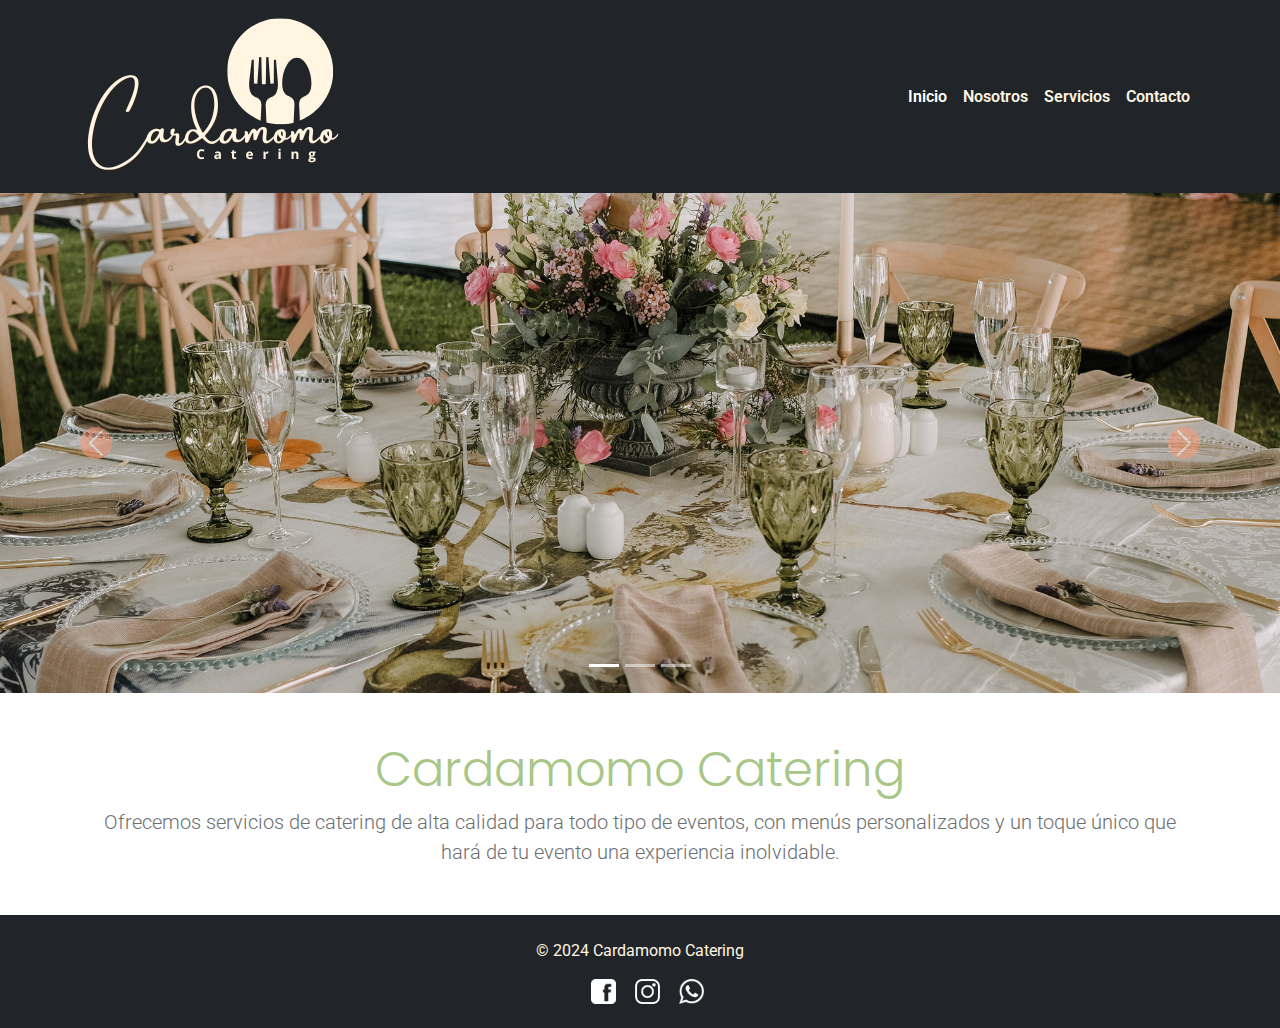
<file: index.html>
<!DOCTYPE html>
<html lang="es">
<head>
    <meta charset="UTF-8">
    <meta name="viewport" content="width=device-width, initial-scale=1.0">
    <title>Cardamomo</title>
    <link href="https://cdn.jsdelivr.net/npm/bootstrap@5.3.3/dist/css/bootstrap.min.css" rel="stylesheet">
    <link rel="stylesheet" href="style.css">
    <link rel="icon" href="img/icon.png" type="image/png">

</head>
<body>

    <!-- Navbar -->
    <nav class="navbar navbar-expand-lg navbar-dark bg-dark">
        <div class="container">
            <a class="navbar-brand" href="index.html">
                <img src="img/logo.png" alt="Logo"  class="logo">
            </a>
            <button class="navbar-toggler" type="button" data-bs-toggle="collapse" data-bs-target="#navbarNav" aria-controls="navbarNav" aria-expanded="false" aria-label="Toggle navigation">
                <span class="navbar-toggler-icon"></span>
            </button>
            <div class="collapse navbar-collapse" id="navbarNav">
                <ul class="navbar-nav ms-auto">
                    <li class="nav-item"><a class="nav-link active" href="#">Inicio</a></li>
                    <li class="nav-item"><a class="nav-link" href="nosotros.html">Nosotros</a></li>
                    <li class="nav-item"><a class="nav-link" href="servicios.html">Servicios</a></li>
                    <li class="nav-item"><a class="nav-link" href="contacto.html">Contacto</a></li>
                </ul>
            </div>
        </div>
    </nav>

    <!-- Carrusel de Imágenes -->
<div id="carouselExampleIndicators" class="carousel slide" data-bs-ride="carousel">
    <div class="carousel-indicators">
        <button type="button" data-bs-target="#carouselExampleIndicators" data-bs-slide-to="0" class="active" aria-current="true" aria-label="Slide 1"></button>
        <button type="button" data-bs-target="#carouselExampleIndicators" data-bs-slide-to="1" aria-label="Slide 2"></button>
        <button type="button" data-bs-target="#carouselExampleIndicators" data-bs-slide-to="2" aria-label="Slide 3"></button>
    </div>
    <div class="carousel-inner">
        <div class="carousel-item active">
            <img src="img/slide1.png" class="d-block w-100" alt="Imagen 1">
        </div>
        <div class="carousel-item">
            <img src="img/slide2.png" class="d-block w-100" alt="Imagen 2">
        </div>
        <div class="carousel-item">
            <img src="img/slide3.png" class="d-block w-100" alt="Imagen 3">
        </div>
    </div>
    <button class="carousel-control-prev" type="button" data-bs-target="#carouselExampleIndicators" data-bs-slide="prev">
        <span class="carousel-control-prev-icon" aria-hidden="true"></span>
        <span class="visually-hidden">Anterior</span>
    </button>
    <button class="carousel-control-next" type="button" data-bs-target="#carouselExampleIndicators" data-bs-slide="next">
        <span class="carousel-control-next-icon" aria-hidden="true"></span>
        <span class="visually-hidden">Siguiente</span>
    </button>
</div>

    <!-- Sección de Introducción -->
    <section class="container my-5 text-center">
        <h1 class="display-5">Cardamomo Catering</h1>
        <p class="lead">Ofrecemos servicios de catering de alta calidad para todo tipo de eventos, con menús personalizados y un toque único que hará de tu evento una experiencia inolvidable.</p>
    </section>

    <!-- Pie de Página -->
    <footer class="bg-dark text-light py-4">
        <div class="container text-center">
            <p>&copy; 2024 Cardamomo Catering</p>
            
                <a href="#"><img src="img/fb.png" width="25px" height="25px" class="logo"></a>
                <a href="#"><img src="img/insta.png" width="25px" height="25px" class="logo"></a>
                <a href="#"><img src="img/wsp.png" width="25px" height="25px" class="logo"></a>
           
        </div>
    </footer>

    
    <script src="https://cdn.jsdelivr.net/npm/bootstrap@5.3.3/dist/js/bootstrap.bundle.min.js"></script>
</body>
</html>
</file>
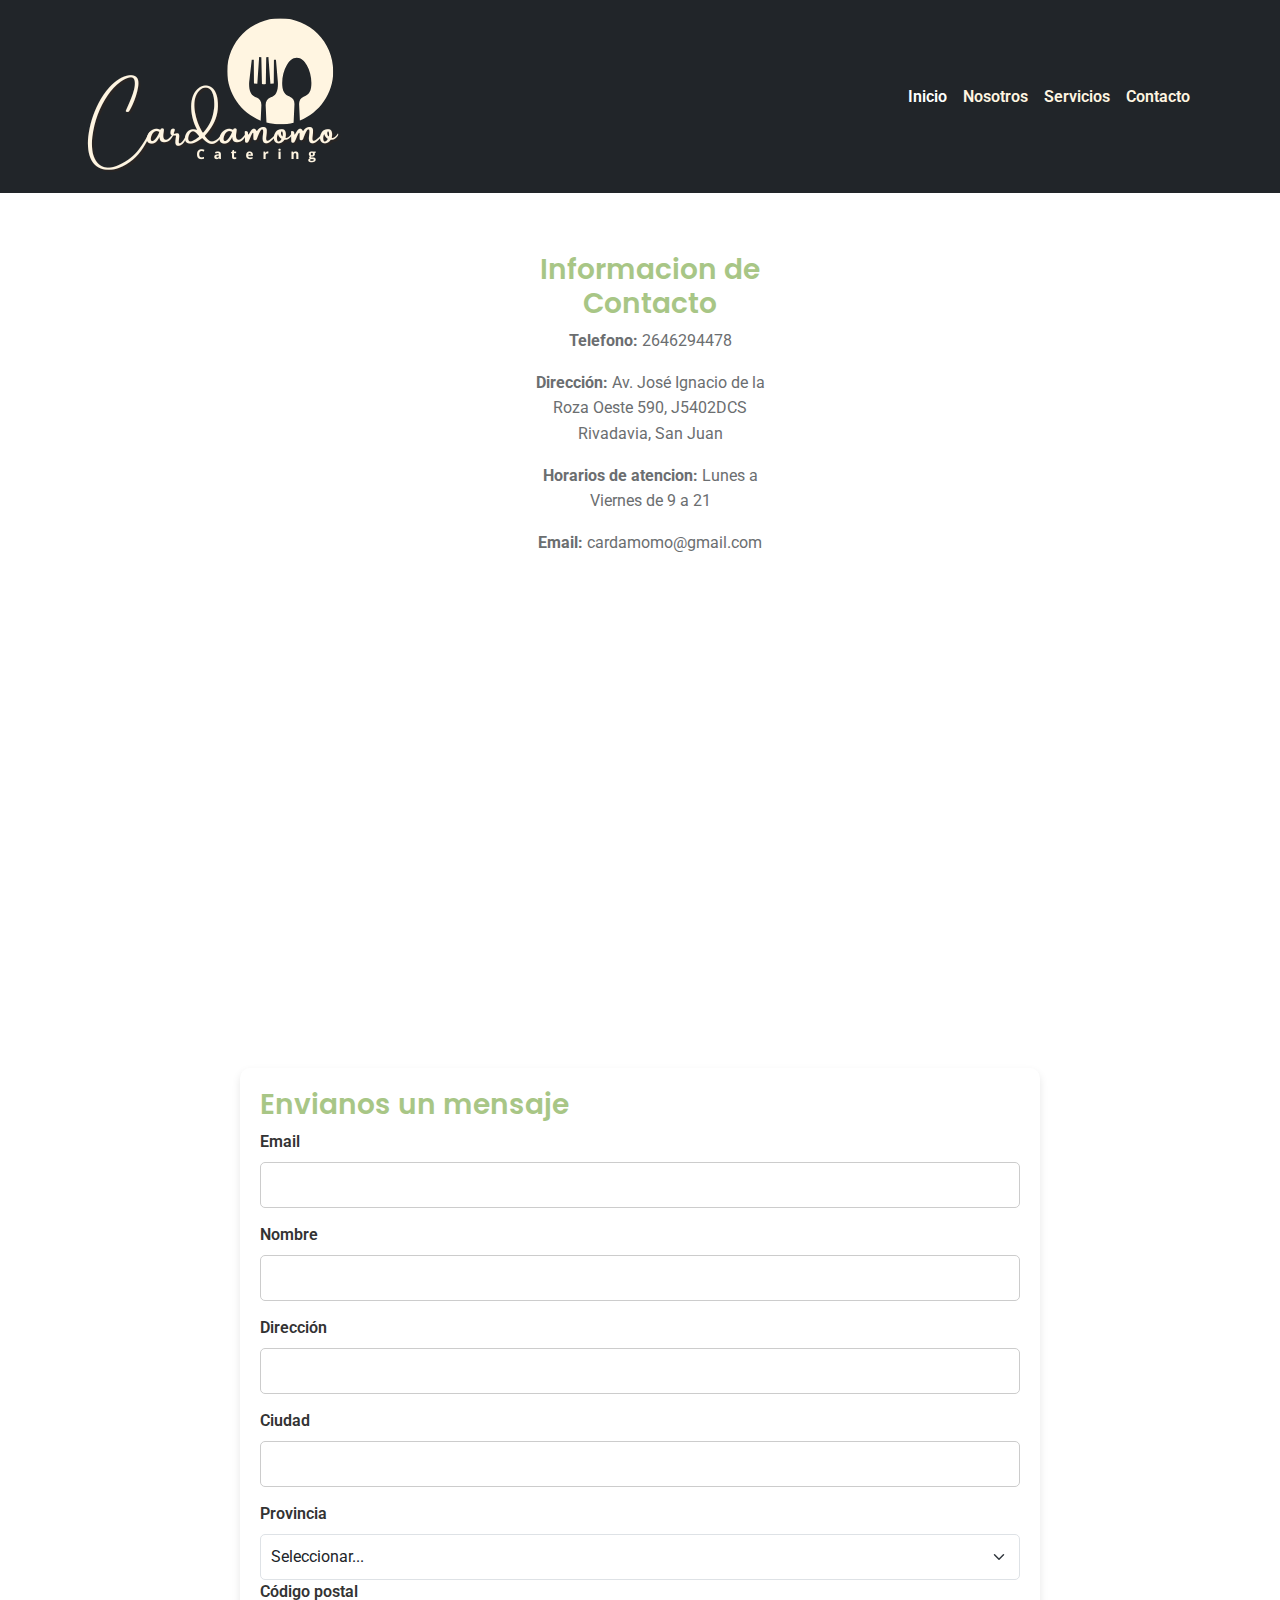
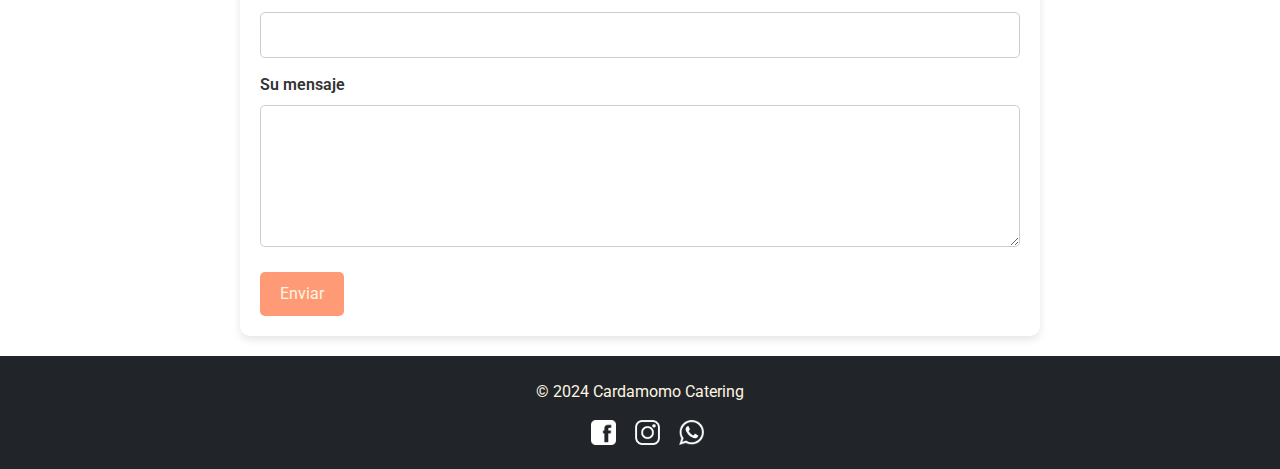
<file: contacto.html>
<!DOCTYPE html>
<html lang="es">
<head>
    <meta charset="UTF-8">
    <meta name="viewport" content="width=device-width, initial-scale=1.0">
    <title>Contacto - Cardamomo</title>
    <link href="https://cdn.jsdelivr.net/npm/bootstrap@5.3.3/dist/css/bootstrap.min.css" rel="stylesheet">
    <link rel="stylesheet" href="style.css">
    <link rel="icon" href="img/icon.png" type="image/png">

</head>
<body>
<!-- Navbar -->
<nav class="navbar navbar-expand-lg navbar-dark bg-dark">
    <div class="container">
        <a class="navbar-brand" href="index.html">
            <img src="img/logo.png" alt="Logo"  class="logo">
        </a>
        <button class="navbar-toggler" type="button" data-bs-toggle="collapse" data-bs-target="#navbarNav" aria-controls="navbarNav" aria-expanded="false" aria-label="Toggle navigation">
            <span class="navbar-toggler-icon"></span>
        </button>
        <div class="collapse navbar-collapse" id="navbarNav">
            <ul class="navbar-nav ms-auto">
                <li class="nav-item"><a class="nav-link active" href="index.html">Inicio</a></li>
                <li class="nav-item"><a class="nav-link" href="nosotros.html">Nosotros</a></li>
                <li class="nav-item"><a class="nav-link" href="servicios.html">Servicios</a></li>
                <li class="nav-item"><a class="nav-link" href="#">Contacto</a></li>
            </ul>
        </div>
    </div>
</nav>

<div class="infocontacto">
    <div class="textinfocontacto">
      <h3>Informacion de Contacto</h3>
        <p><b>Telefono:</b> 2646294478</p>
        <p><b>Dirección:</b> Av. José Ignacio de la Roza Oeste 590, J5402DCS Rivadavia, San Juan</p>
        <p><b>Horarios de atencion:</b> Lunes a Viernes de 9 a 21</p>
        <p><b>Email:</b> cardamomo@gmail.com</p>
      </div>
      <div><iframe src="https://www.google.com/maps/embed?pb=!1m14!1m8!1m3!1d13601.578991886921!2d-68.5766699!3d-31.5407795!3m2!1i1024!2i768!4f13.1!3m3!1m2!1s0x968140fec7a646bf%3A0x3d035727b2f6bed0!2sFacultad%20de%20Ciencias%20Exactas%2C%20F%C3%ADsicas%20y%20Naturales%20UNSJ!5e0!3m2!1ses-419!2sar!4v1732039753258!5m2!1ses-419!2sar" width="600" height="450" style="border:0;" allowfullscreen="" loading="lazy" referrerpolicy="no-referrer-when-downgrade"></iframe></div>
</div>

<div class="form-container">
    <form class="formulario">
      <h3>Envianos un mensaje</h3>
      <div class="mail">
        <label for="inputEmail4" class="form-label">Email</label><br>
        <input type="email" class="form-control" id="inputEmail4">
      </div>
      <div class="adress">
        <label for="inputAddress" class="form-label">Nombre</label><br>
        <input type="text" class="form-control" id="inputAddress">
      </div>
      <div class="adress">
        <label for="inputAddress2" class="form-label">Dirección</label><br>
        <input type="text" class="form-control" id="inputAddress2">
      </div>
      <div class="city">
        <label for="inputCity" class="form-label">Ciudad</label><br>
        <input type="text" class="form-control" id="inputCity">
      </div>
      <div class="province">
        <label for="inputState" class="form-label">Provincia</label><br>
        <select id="inputState" class="form-select">
          <option selected>Seleccionar...</option>
          <option>San Juan</option>
          <option>San Luis</option>
          <option>Mendoza</option>
          <option>Córdoba</option>
        </select>
      </div>
      <div class="cp">
        <label for="inputZip" class="form-label">Código postal</label><br>
        <input type="text" class="form-control" id="inputZip">
      </div>
      <div class="areatexto">
        <label for="exampleFormControlTextarea1" class="form-label">Su mensaje</label><br>
        <textarea class="form-control" id="exampleFormControlTextarea1" rows="5"></textarea>
      </div>
      <div class="col-12">
        <button type="submit" class="btn btn-primary">Enviar</button>
      </div>
    </form>
  </div>


     <!-- Pie de Página -->
     <footer class="bg-dark text-light py-4">
        <div class="container text-center">
            <p>&copy; 2024 Cardamomo Catering</p>
            <a href="#"><img src="img/fb.png" width="25px" height="25px" class="logo"></a>
            <a href="#"><img src="img/insta.png" width="25px" height="25px" class="logo"></a>
            <a href="#"><img src="img/wsp.png" width="25px" height="25px" class="logo"></a>
        </div>
    </footer>
    <script src="https://cdn.jsdelivr.net/npm/bootstrap@5.3.3/dist/js/bootstrap.bundle.min.js"></script>
</body>
</file>
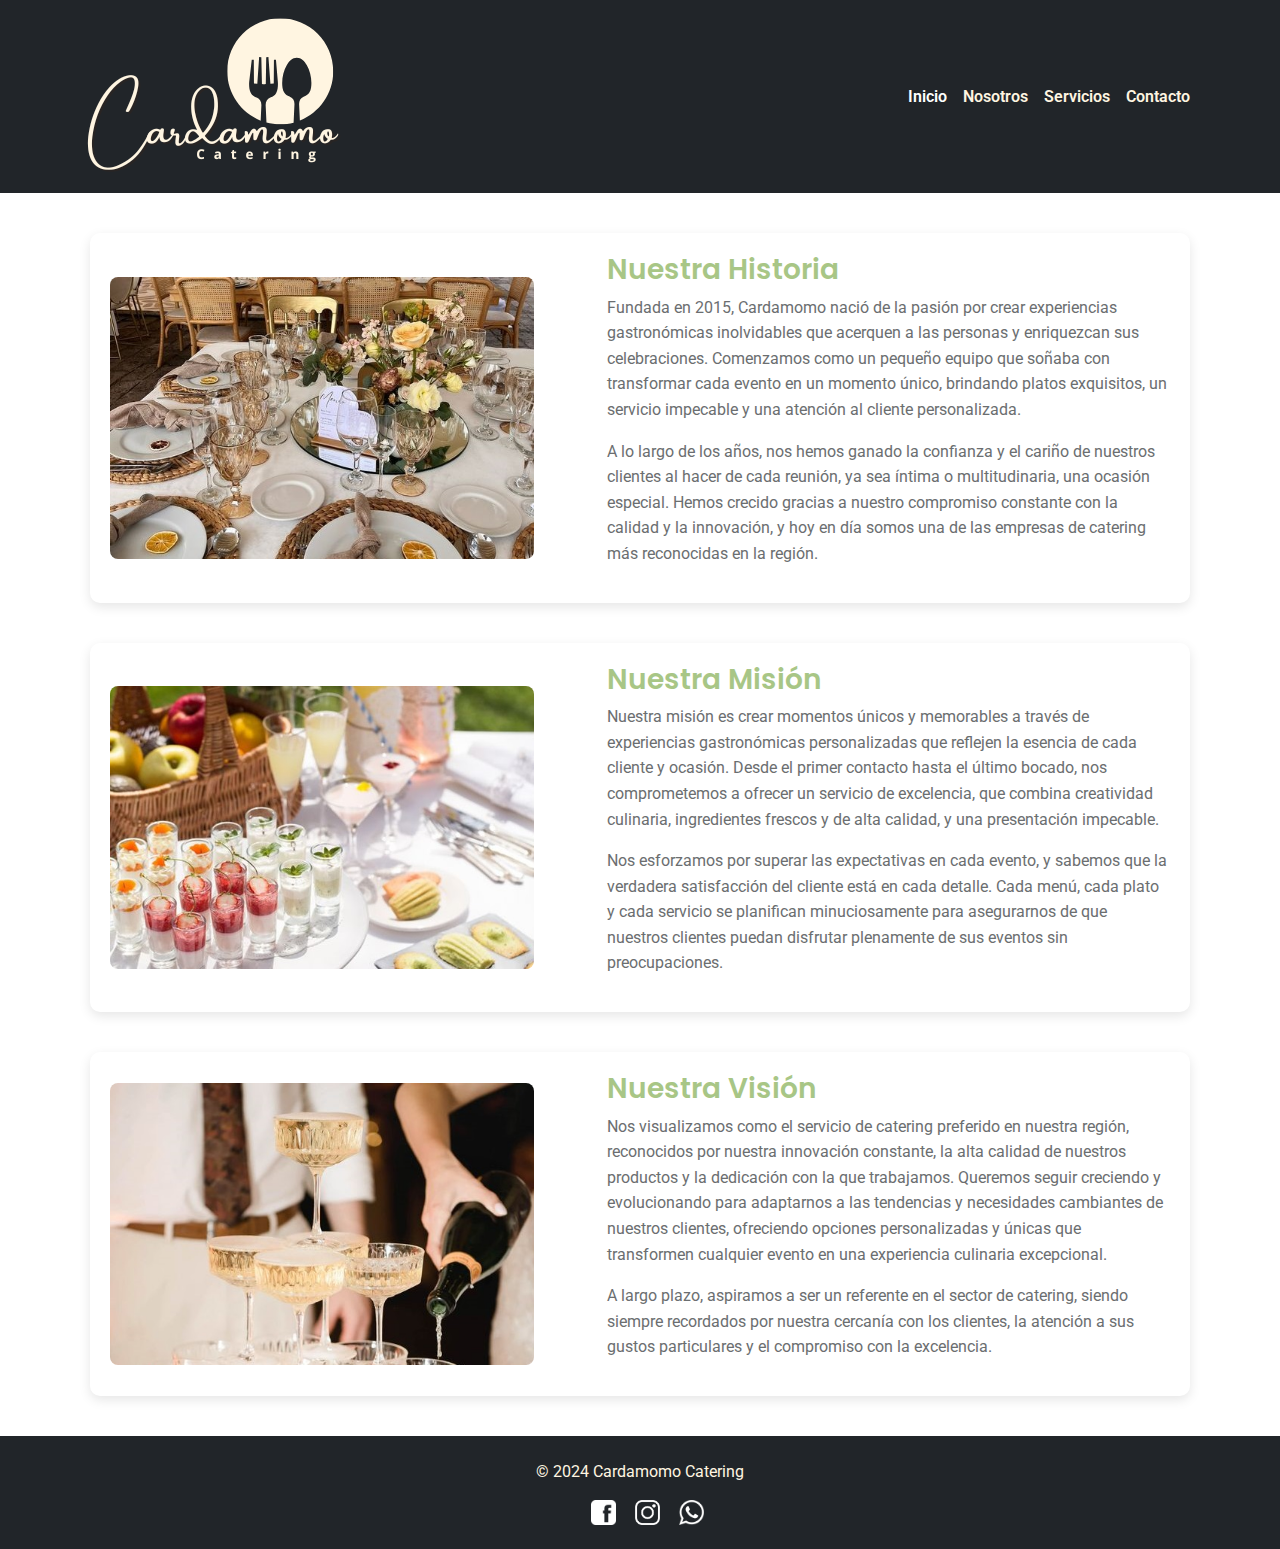
<file: nosotros.html>
<!DOCTYPE html>
<html lang="es">
<head>
    <meta charset="UTF-8">
    <meta name="viewport" content="width=device-width, initial-scale=1.0">
    <title>Nosotros - Cardamomo</title>
    <link href="https://cdn.jsdelivr.net/npm/bootstrap@5.3.3/dist/css/bootstrap.min.css" rel="stylesheet">
    <link rel="stylesheet" href="style.css">
    <link rel="icon" href="img/icon.png" type="image/png">
 
</head>
<body>

    <!-- Navbar -->
<nav class="navbar navbar-expand-lg navbar-dark bg-dark">
    <div class="container">
        <a class="navbar-brand" href="index.html">
            <img src="img/logo.png" alt="Logo"  class="logo">
        </a>
        <button class="navbar-toggler" type="button" data-bs-toggle="collapse" data-bs-target="#navbarNav" aria-controls="navbarNav" aria-expanded="false" aria-label="Toggle navigation">
            <span class="navbar-toggler-icon"></span>
        </button>
        <div class="collapse navbar-collapse" id="navbarNav">
            <ul class="navbar-nav ms-auto">
                <li class="nav-item"><a class="nav-link active" href="index.html">Inicio</a></li>
                <li class="nav-item"><a class="nav-link" href="#">Nosotros</a></li>
                <li class="nav-item"><a class="nav-link" href="servicios.html">Servicios</a></li>
                <li class="nav-item"><a class="nav-link" href="contacto.html">Contacto</a></li>
            </ul>
            
        </div>
        
    </div>
    
</nav>
<div class="serviciobox">
    <img class="servicio" src="img/slide.jpg">
      <div class="textoservicio">
        <h3>Nuestra Historia</h3>
          <p>Fundada en 2015, Cardamomo nació de la pasión por crear experiencias gastronómicas inolvidables que acerquen a las personas y enriquezcan sus celebraciones. Comenzamos como un pequeño equipo que soñaba con transformar cada evento en un momento único, brindando platos exquisitos, un servicio impecable y una atención al cliente personalizada.</p>
          <p>A lo largo de los años, nos hemos ganado la confianza y el cariño de nuestros clientes al hacer de cada reunión, ya sea íntima o multitudinaria, una ocasión especial. Hemos crecido gracias a nuestro compromiso constante con la calidad y la innovación, y hoy en día somos una de las empresas de catering más reconocidas en la región. </div>
   </div>

   <div class="serviciobox">
    <img class="servicio" src="img/slide2.jpg">
      <div class="textoservicio">
        <h3>Nuestra Misión</h3>
    <p>Nuestra misión es crear momentos únicos y memorables a través de experiencias gastronómicas personalizadas que reflejen la esencia de cada cliente y ocasión. Desde el primer contacto hasta el último bocado, nos comprometemos a ofrecer un servicio de excelencia, que combina creatividad culinaria, ingredientes frescos y de alta calidad, y una presentación impecable.</p>
    <p>Nos esforzamos por superar las expectativas en cada evento, y sabemos que la verdadera satisfacción del cliente está en cada detalle. Cada menú, cada plato y cada servicio se planifican minuciosamente para asegurarnos de que nuestros clientes puedan disfrutar plenamente de sus eventos sin preocupaciones.</p>
    
       </div>
   </div>

   <div class="serviciobox">
    <img class="servicio" src="img/slide3.jpg">
      <div class="textoservicio">
        <h3>Nuestra Visión</h3>
    <p>Nos visualizamos como el servicio de catering preferido en nuestra región, reconocidos por nuestra innovación constante, la alta calidad de nuestros productos y la dedicación con la que trabajamos. Queremos seguir creciendo y evolucionando para adaptarnos a las tendencias y necesidades cambiantes de nuestros clientes, ofreciendo opciones personalizadas y únicas que transformen cualquier evento en una experiencia culinaria excepcional.</p>
    <p>A largo plazo, aspiramos a ser un referente en el sector de catering, siendo siempre recordados por nuestra cercanía con los clientes, la atención a sus gustos particulares y el compromiso con la excelencia. </p>
    
       </div>
   </div> 
   
 <!-- Pie de Página -->
 <footer class="bg-dark text-light py-4">
    <div class="container text-center">
        <p>&copy; 2024 Cardamomo Catering</p>
       
             <a href="#"><img src="img/fb.png" width="25px" height="25px" class="logo"></a>
                <a href="#"><img src="img/insta.png" width="25px" height="25px" class="logo"></a>
                <a href="#"><img src="img/wsp.png" width="25px" height="25px" class="logo"></a>
    </div>
</footer>
<script src="https://cdn.jsdelivr.net/npm/bootstrap@5.3.3/dist/js/bootstrap.bundle.min.js"></script>
</body>
</file>
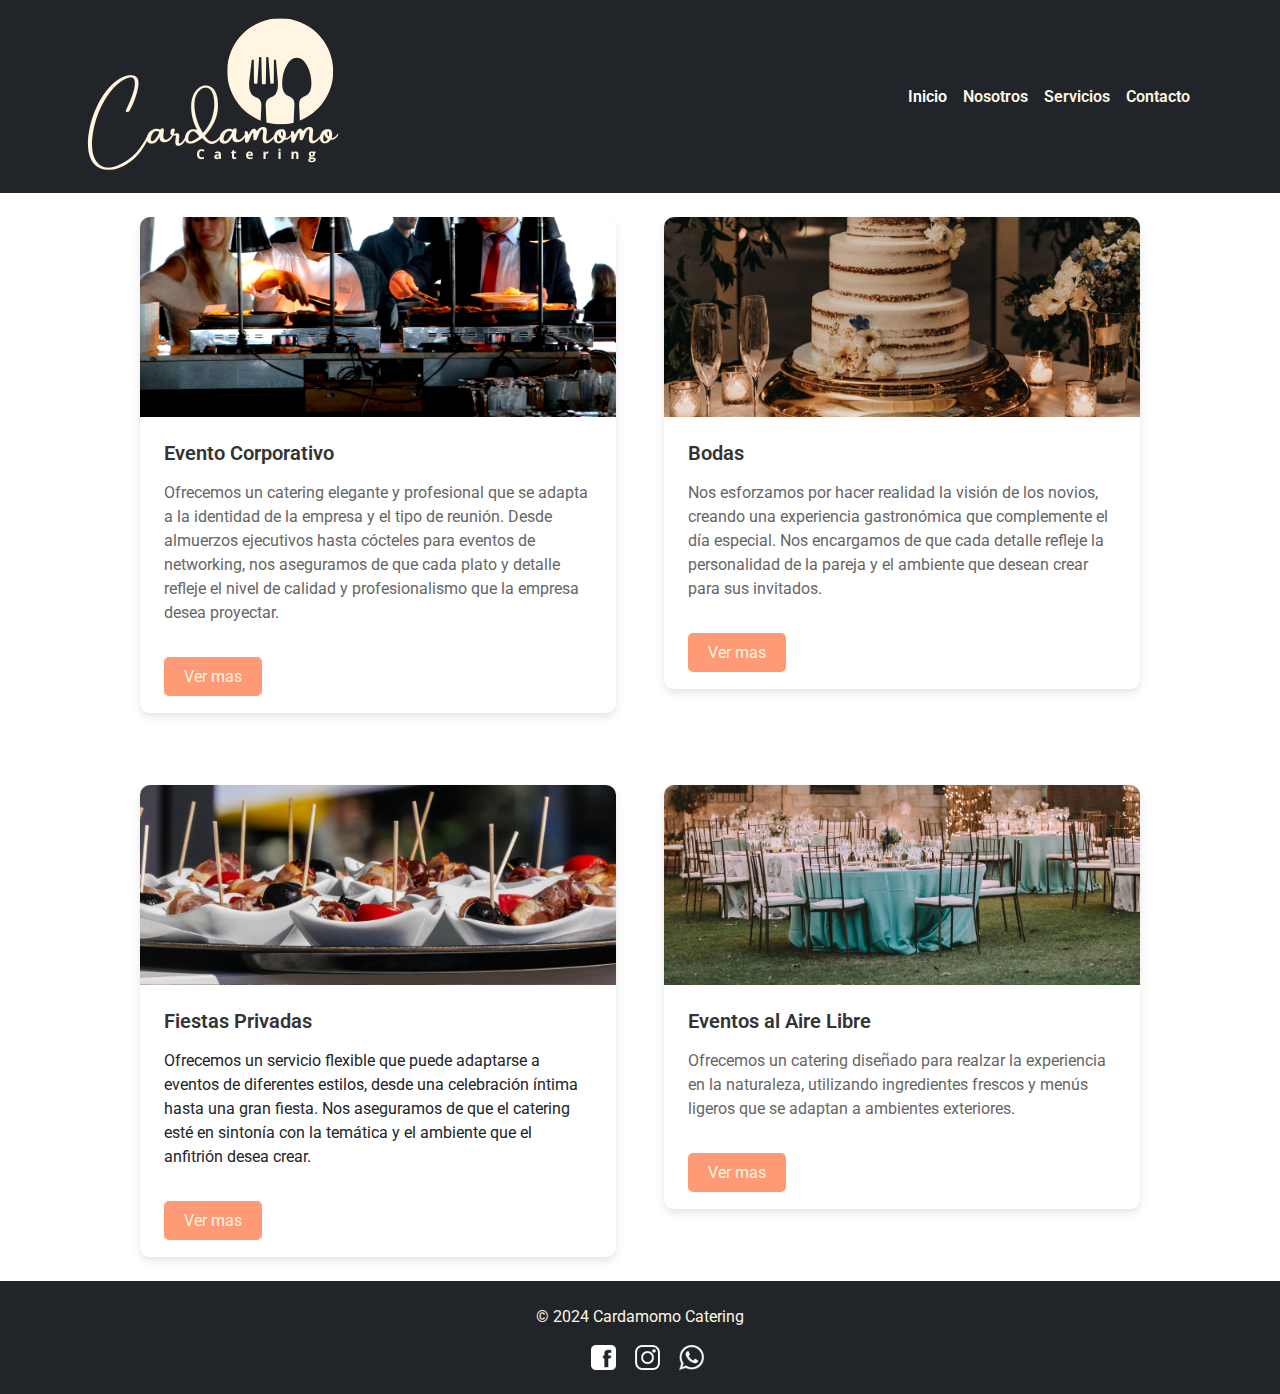
<file: servicios.html>
<!DOCTYPE html>
<html lang="es">
<head>
    <meta charset="UTF-8">
    <meta name="viewport" content="width=device-width, initial-scale=1.0">
    <title>Servicios - Cardamomo</title>
    <link href="https://cdn.jsdelivr.net/npm/bootstrap@5.3.3/dist/css/bootstrap.min.css" rel="stylesheet">
    <link rel="stylesheet" href="style.css">
    <link rel="icon" href="img/icon.png" type="image/png">


</head>
<body>


<nav class="navbar navbar-expand-lg navbar-dark bg-dark">
    <div class="container">
        <a class="navbar-brand" href="#">
            <img src="img/logo.png" alt="Logo"  class="logo">
        </a>
        <button class="navbar-toggler" type="button" data-bs-toggle="collapse" data-bs-target="#navbarNav" aria-controls="navbarNav" aria-expanded="false" aria-label="Toggle navigation">
            <span class="navbar-toggler-icon"></span>
        </button>
        <div class="collapse navbar-collapse" id="navbarNav">
            <ul class="navbar-nav ms-auto">
                <li class="nav-item"><a class="nav-link active" href="index.html">Inicio</a></li>
                <li class="nav-item"><a class="nav-link" href="nosotros.html">Nosotros</a></li>
                <li class="nav-item"><a class="nav-link" href="#">Servicios</a></li>
                <li class="nav-item"><a class="nav-link" href="contacto.html">Contacto</a></li>
            </ul>
        </div>
    </div>
</nav>


<div class="row row-cols-1 row-cols-md-2 g-4">
    <div class="col">
      <div class="card">
        <img src="img/corporativo.png" class="card-img-top" alt="corporativo">
        <div class="card-body">
          <h5 class="card-title">Evento Corporativo</h5>
          <p class="card-text">Ofrecemos un catering elegante y profesional que se adapta a la identidad de la empresa y el tipo de reunión.
             Desde almuerzos ejecutivos hasta cócteles para eventos de networking, nos aseguramos de que cada plato y detalle refleje el nivel de calidad y profesionalismo que la empresa desea proyectar.</p>
             <br>
             <a class="vermas" href="vermas.html">Ver mas</a></div>
      </div>
    </div>
    <div class="col">
      <div class="card">
        <img src="img/boda.png" class="card-img-top" alt="boda">
        <div class="card-body">
          <h5 class="card-title">Bodas</h5>
          <p class="card-text">Nos esforzamos por hacer realidad la visión de los novios, creando una experiencia gastronómica que complemente el día especial.
             Nos encargamos de que cada detalle refleje la personalidad de la pareja y el ambiente que desean crear para sus invitados.</p><br>
            <a class="vermas" href="vermas.html" target="_blank">Ver mas</a>
        </div>
      </div>
    </div>
    <div class="col">
      <div class="card">
        <img src="img/fiestas.png" class="card-img-top" alt="fiestas">
        <div class="card-body">
          <h5 class="card-title">Fiestas Privadas</h5>
          <p> Ofrecemos un servicio flexible que puede adaptarse a eventos de diferentes estilos, desde una celebración íntima hasta una gran fiesta.
             Nos aseguramos de que el catering esté en sintonía con la temática y el ambiente que el anfitrión desea crear.</p><br>
             <a class="vermas" href="vermas.html" target="_blank">Ver mas</a>
        </div>
      </div>
    </div>
    <div class="col">
      <div class="card">
        <img src="img/airelibre.png" class="card-img-top" alt="airelibre">
        <div class="card-body">
          <h5 class="card-title">Eventos al Aire Libre</h5>
          <p class="card-text">Ofrecemos un catering diseñado para realzar la experiencia en la naturaleza, utilizando ingredientes frescos y menús ligeros que se adaptan a ambientes exteriores. </p><br>
          <a class="vermas" href="vermas.html" target="_blank">Ver mas</a>
        </div>
      </div>
    </div>
  </div>

 

  <footer class="bg-dark text-light py-4">
    <div class="container text-center">
        <p>&copy; 2024 Cardamomo Catering</p>
        <a href="#"><img src="img/fb.png" width="25px" height="25px" class="logo"></a>
                <a href="#"><img src="img/insta.png" width="25px" height="25px" class="logo"></a>
                <a href="#"><img src="img/wsp.png" width="25px" height="25px" class="logo"></a>
    </div>
</footer>
<script src="https://cdn.jsdelivr.net/npm/bootstrap@5.3.3/dist/js/bootstrap.bundle.min.js"></script>
</body>
</file>
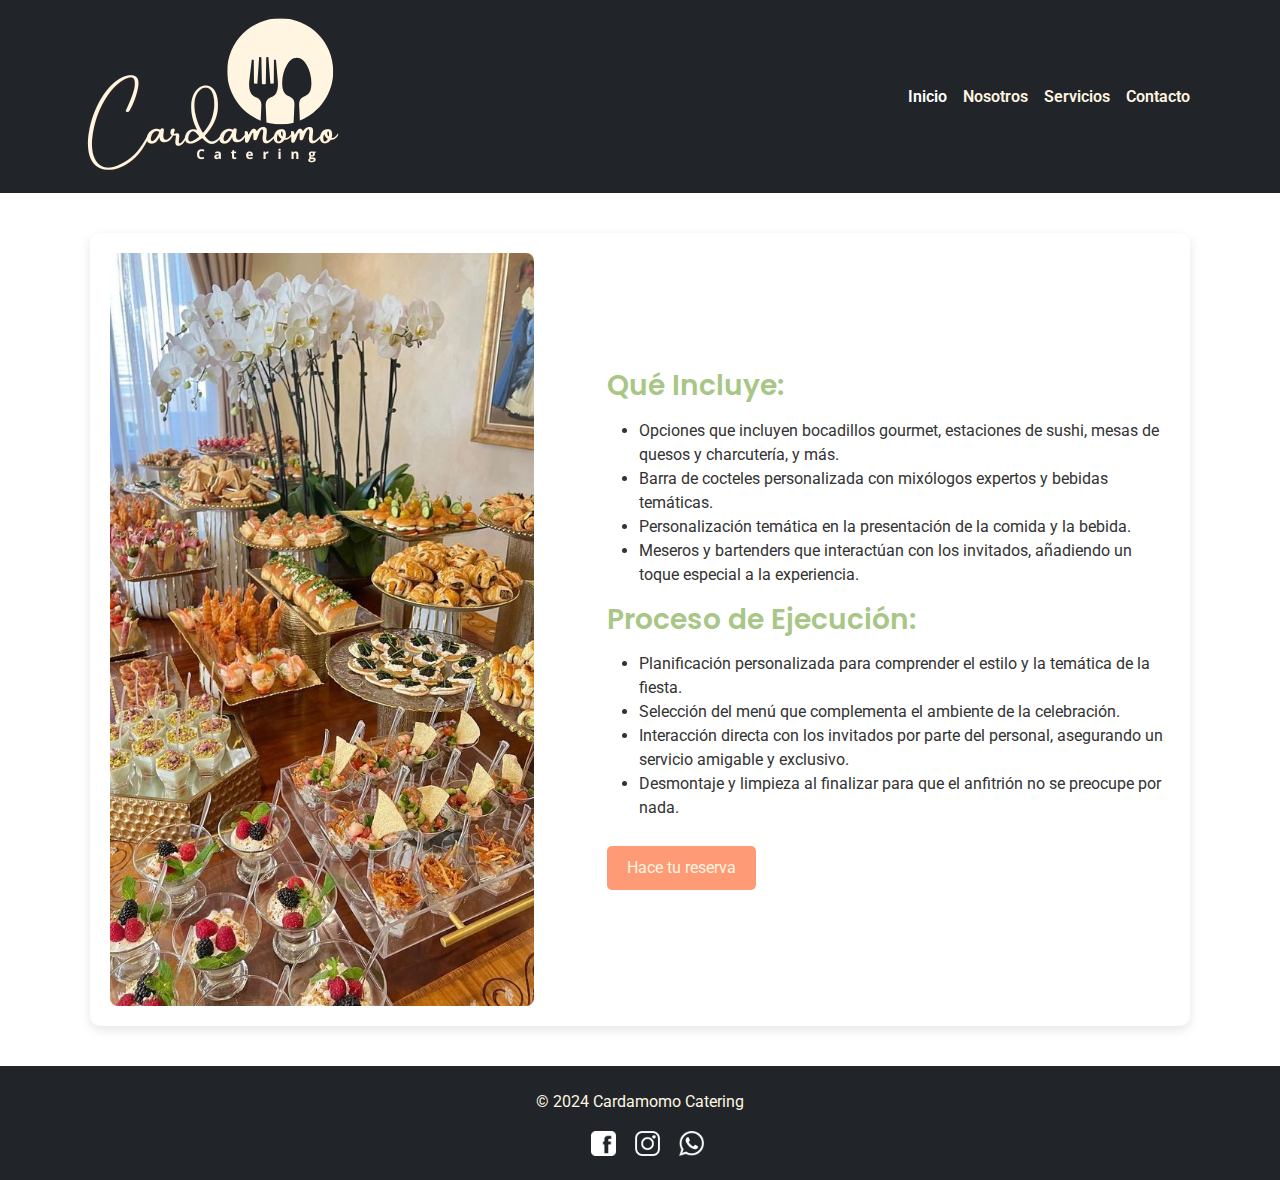
<file: vermas.html>
<!DOCTYPE html>
<html lang="es">
<head>
    <meta charset="UTF-8">
    <meta name="viewport" content="width=device-width, initial-scale=1.0">
    <title>Mas info - Cardamomo</title>
    <link href="https://cdn.jsdelivr.net/npm/bootstrap@5.3.3/dist/css/bootstrap.min.css" rel="stylesheet">
    <link rel="stylesheet" href="style.css">
    <link rel="icon" href="img/icon.png" type="image/png">

</head>
<body>
    <nav class="navbar navbar-expand-lg navbar-dark bg-dark">
        <div class="container">
            <a class="navbar-brand" href="index.html">
                <img src="img/logo.png" alt="Logo"  class="logo">
            </a>
            <button class="navbar-toggler" type="button" data-bs-toggle="collapse" data-bs-target="#navbarNav" aria-controls="navbarNav" aria-expanded="false" aria-label="Toggle navigation">
                <span class="navbar-toggler-icon"></span>
            </button>
            <div class="collapse navbar-collapse" id="navbarNav">
                <ul class="navbar-nav ms-auto">
                    <li class="nav-item"><a class="nav-link active" href="index.html">Inicio</a></li>
                    <li class="nav-item"><a class="nav-link" href="nosotros.html">Nosotros</a></li>
                    <li class="nav-item"><a class="nav-link" href="servicios.html">Servicios</a></li>
                    <li class="nav-item"><a class="nav-link" href="contacto.html">Contacto</a></li>
                </ul>
            </div>
        </div>
    </nav>


<div class="serviciobox">
 <img class="servicio" src="img/servicio.jpg">
   <div class="textoservicio"><h3>Qué Incluye:</h3>
    <p><ul>
    <li>Opciones que incluyen bocadillos gourmet, estaciones de sushi, mesas de quesos y charcutería, y más.</li>
    <li>Barra de cocteles personalizada con mixólogos expertos y bebidas temáticas.</li>
    <li>Personalización temática en la presentación de la comida y la bebida.</li>
    <li>Meseros y bartenders que interactúan con los invitados, añadiendo un toque especial a la experiencia.</li>
    </ul></p>
    
    <h3>Proceso de Ejecución:</h3>
    
    <p><ul><li>Planificación personalizada para comprender el estilo y la temática de la fiesta.</li>
    <li> Selección del menú que complementa el ambiente de la celebración.</li>
    <li>Interacción directa con los invitados por parte del personal, asegurando un servicio amigable y exclusivo.</li>
    <li>Desmontaje y limpieza al finalizar para que el anfitrión no se preocupe por nada.</li>
     </ul></p>

         <!-- Button trigger modal -->
<button type="button" class="btn btn-primary" data-bs-toggle="modal" data-bs-target="#exampleModal">
  Hace tu reserva
</button>
<!-- Modal -->
 <!-- Scrollable modal -->
<div class="modal-dialog modal-dialog-scrollable">
<div class="modal fade" id="exampleModal" tabindex="-1" aria-labelledby="exampleModalLabel" aria-hidden="true">
  <div class="modal-dialog">
    <div class="modal-content">
      <div class="modal-header">
        <h1 class="modal-titlefs-5" id="exampleModalLabel">Hace tu reserva</h1>
        <button type="button" class="btn-close" data-bs-dismiss="modal" aria-label="Close"></button>
      </div>
      <div class="modal-body">
        <div class="form-container">
          <form class="formulario">
            <div class="mail">
              <label for="inputEmail4" class="form-label">Email</label><br>
              <input type="email" class="form-control" id="inputEmail4">
            </div>
            <div class="adress">
              <label for="inputAddress" class="form-label">Nombre</label><br>
              <input type="text" class="form-control" id="inputAddress">
            </div>
            <div class="adress">
              <label for="inputAddress2" class="form-label">Fecha</label><br>
              <input type="date" class="form-control" id="inputAddress2">
            </div>
            <div class="city">
              <label for="inputCity" class="form-label">Direccion</label><br>
              <input type="text" class="form-control" id="inputCity">
            </div>
            <div class="province">
              <label for="inputState" class="form-label">Seleccione tipo de evento</label><br>
              <select id="inputState" class="form-select">
                <option selected>Seleccionar...</option>
                <option>Eventos al aire libre</option>
                <option>Boda</option>
                <option>Ejecutivo</option>
                <option>Fiesta privada</option>
              </select>
            </div>
            <div class="areatexto">
              <label for="exampleFormControlTextarea1" class="form-label">Observaciones</label><br>
              <textarea class="form-control" id="exampleFormControlTextarea1" rows="5"></textarea>
            </div>
          </form>
        </div>
      </div>
      <div class="modal-footer">
        <button type="button" class="btnbtn-secondary" data-bs-dismiss="modal">Cancelar</button>
        <button type="button" class="btn btn-primary">Reservar</button>
      </div>
    </div>
  </div>
</div>
</div>
    </div>

</div>


  <!-- Pie de Página -->
  <footer class="bg-dark text-light py-4">
    <div class="container text-center">
        <p>&copy; 2024 Cardamomo Catering</p>
        <a href="#"><img src="img/fb.png" width="25px" height="25px" class="logo"></a>
                <a href="#"><img src="img/insta.png" width="25px" height="25px" class="logo"></a>
                <a href="#"><img src="img/wsp.png" width="25px" height="25px" class="logo"></a>
    </div>
</footer>
<script src="https://cdn.jsdelivr.net/npm/bootstrap@5.3.3/dist/js/bootstrap.bundle.min.js"></script>
</body>
</file>
<file: style.css>
@import url('https://fonts.googleapis.com/css2?family=Poppins:wght@400;600&family=Roboto:wght@400;700&display=swap');


body {
    font-family: 'Roboto', sans-serif;
    color: #333;
}

h1, h2, h3, .navbar-brand {
    font-family: 'Poppins', sans-serif;
}


.navbar {
    background-color: #333;
}

.navbar-brand img {
    margin-right: 8px;
}

.navbar-nav .nav-link {
    color: #FFF5E1; 
    font-weight: 600;
}

.navbar-nav .nav-link:hover {
    color: #A8C686; 
}


.carousel-item img {
    height: 500px;
    object-fit: cover;
}

.carousel-control-prev-icon,
.carousel-control-next-icon {
    background-color: #FF9A76; 
    border-radius: 50%;
}


section h1 {
    color: #A8C686; 
    font-weight: 600;
}

section p {
    color: #6B6E70; 
}


.btn-primary {
    background-color: #FF9A76; 
    border: none;
}

.btn-primary:hover {
    background-color: #ff784e; 
}


footer {
    background-color: #333;
}

footer p, footer a {
    color: #FFF5E1; 
}

footer a:hover {
    color: #FF9A76; 
}

footer img{margin-left: 15px;
}

@media (max-width: 768px) {
    .carousel-item img {
        height: 300px;
    }
}


.form-container {
    display: flex;
    justify-content: center;
    align-items: center;
    padding: 20px;
}


form {
    max-width: 800px;
    width: 100%;
    background-color: #ffffff;
    padding: 20px;
    border-radius: 10px;
    box-shadow: 0 4px 8px rgba(0, 0, 0, 0.1);
}


.form-label {
    font-weight: 600;
    color: #333;
}


.form-control {
    border-radius: 5px;
    border: 1px solid #ccc;
    padding: 10px;
    margin-bottom: 15px;
    width: 100%; 
    box-sizing: border-box; 
}

.form-select {
    border-radius: 5px;
    padding: 10px;
    width: 100%; 
    box-sizing: border-box;
}

textarea.form-control {
    resize: vertical;
    width: 100%;
}


.btn-primary, .vermas{
    background-color: #FF9A76;
    color: #FFF5E1;
    border: none;
    padding: 10px 20px;
    font-size: 16px;
    border-radius: 5px;
    cursor: pointer;
    text-decoration: none;
    margin-top: 10px;
}

.btn-primary:hover, .vermas:hover {
    background-color: #ff784e; 
}

.btnbtn-secondary{
    background-color: #333;
    color: #fff;
    border: none;
    padding: 10px 20px;
    font-size: 16px;
    border-radius: 5px;
    cursor: pointer;
    text-decoration: none;
    margin-top: 10px;
}


.row {
    display: flex;
    flex-wrap: wrap;
    gap: 1.5rem;
    margin-left: 10%;
    margin-right: 10%;
    margin-top: 0;
    margin-bottom: 0;
  }
  

  .col {
    flex: 1 1 calc(50% - 1.5rem); 
    margin-bottom: 1.5rem;
  }
  
  .card {
    border: none;
    border-radius: 10px;
    box-shadow: 0 4px 8px rgba(0, 0, 0, 0.1);
    overflow: hidden;
    background-color: #fff;
    transition: transform 0.3s ease-in-out, box-shadow 0.3s ease-in-out;

  }

  .card:hover {
    transform: translateY(-5px);
    box-shadow: 0 8px 16px rgba(0, 0, 0, 0.2);
  }
  

  .card-img-top {
    width: 100%;
    height: 200px;
    object-fit: cover;
    transition: transform 0.3s ease-in-out;
  }
  

  .card:hover .card-img-top {
    transform: scale(1.05);
  }
  
 
  .card-body {
    padding: 1.5rem;
  }
  

  .card-title {
    font-size: 1.25rem;
    font-weight: 600;
    margin-bottom: 1rem;
    color: #333;
  }
  
 
  .card-text {
    font-size: 1rem;
    color: #666;
    line-height: 1.5;
  }
   
 
  
 
  @media (max-width: 768px) {
    .col {
      flex: 1 1 100%;
    }
  }

  

 .serviciobox{
    display: flex;
    justify-content: space-between;
    align-items: center;
    background-color: #fff;
    border-radius: 10px;
    box-shadow: 0 4px 12px rgba(0, 0, 0, 0.1);
    padding: 20px;
    margin: 40px auto;
    max-width: 1100px; 
    width: 90%; 
}
.infocontacto{
    align-items: center;
    padding: 20px;
    margin: 25px auto;
    max-width: 1100px; 
    width: 90%; 
}



.servicio, .infocontacto {
    width: 40%;
    height: auto;
    object-fit: cover;
    border-radius: 8px;
}
.infocontacto, .textinfocontacto {
    align-content: center;
    text-align: center;
    margin: auto;
    margin-top: 20px;
}


.textoservicio, .textinfocontacto {
    width: 55%;
    color: #333;
    padding-left: 20px;
}


.textoservicio h3, .textinfocontacto h3, .formulario h3, .modal-titlefs-5{
    color: #A8C686; 
    font-weight: 600;
}


.textoservicio p, .textinfocontacto p{
    color: #6B6E70; 
    font-size: 1rem;
    line-height: 1.6;
}


@media (max-width: 768px) {
    .serviciobox {
        flex-direction: column;
        text-align: center;
    }
    .infocontacto{
        flex-direction: column;
        text-align: center;
    }
    .servicio {
        width: 100%;
        margin-bottom: 20px;
    }
    .servicio1 {
        width: 100%;
        margin-bottom: 20px;
    }
    .textoservicio {
        width: 100%;
        padding-left: 0;
    }
    .textinfocontacto{
        width: 100%;
        padding-left: 0;
    }
}
</file>
